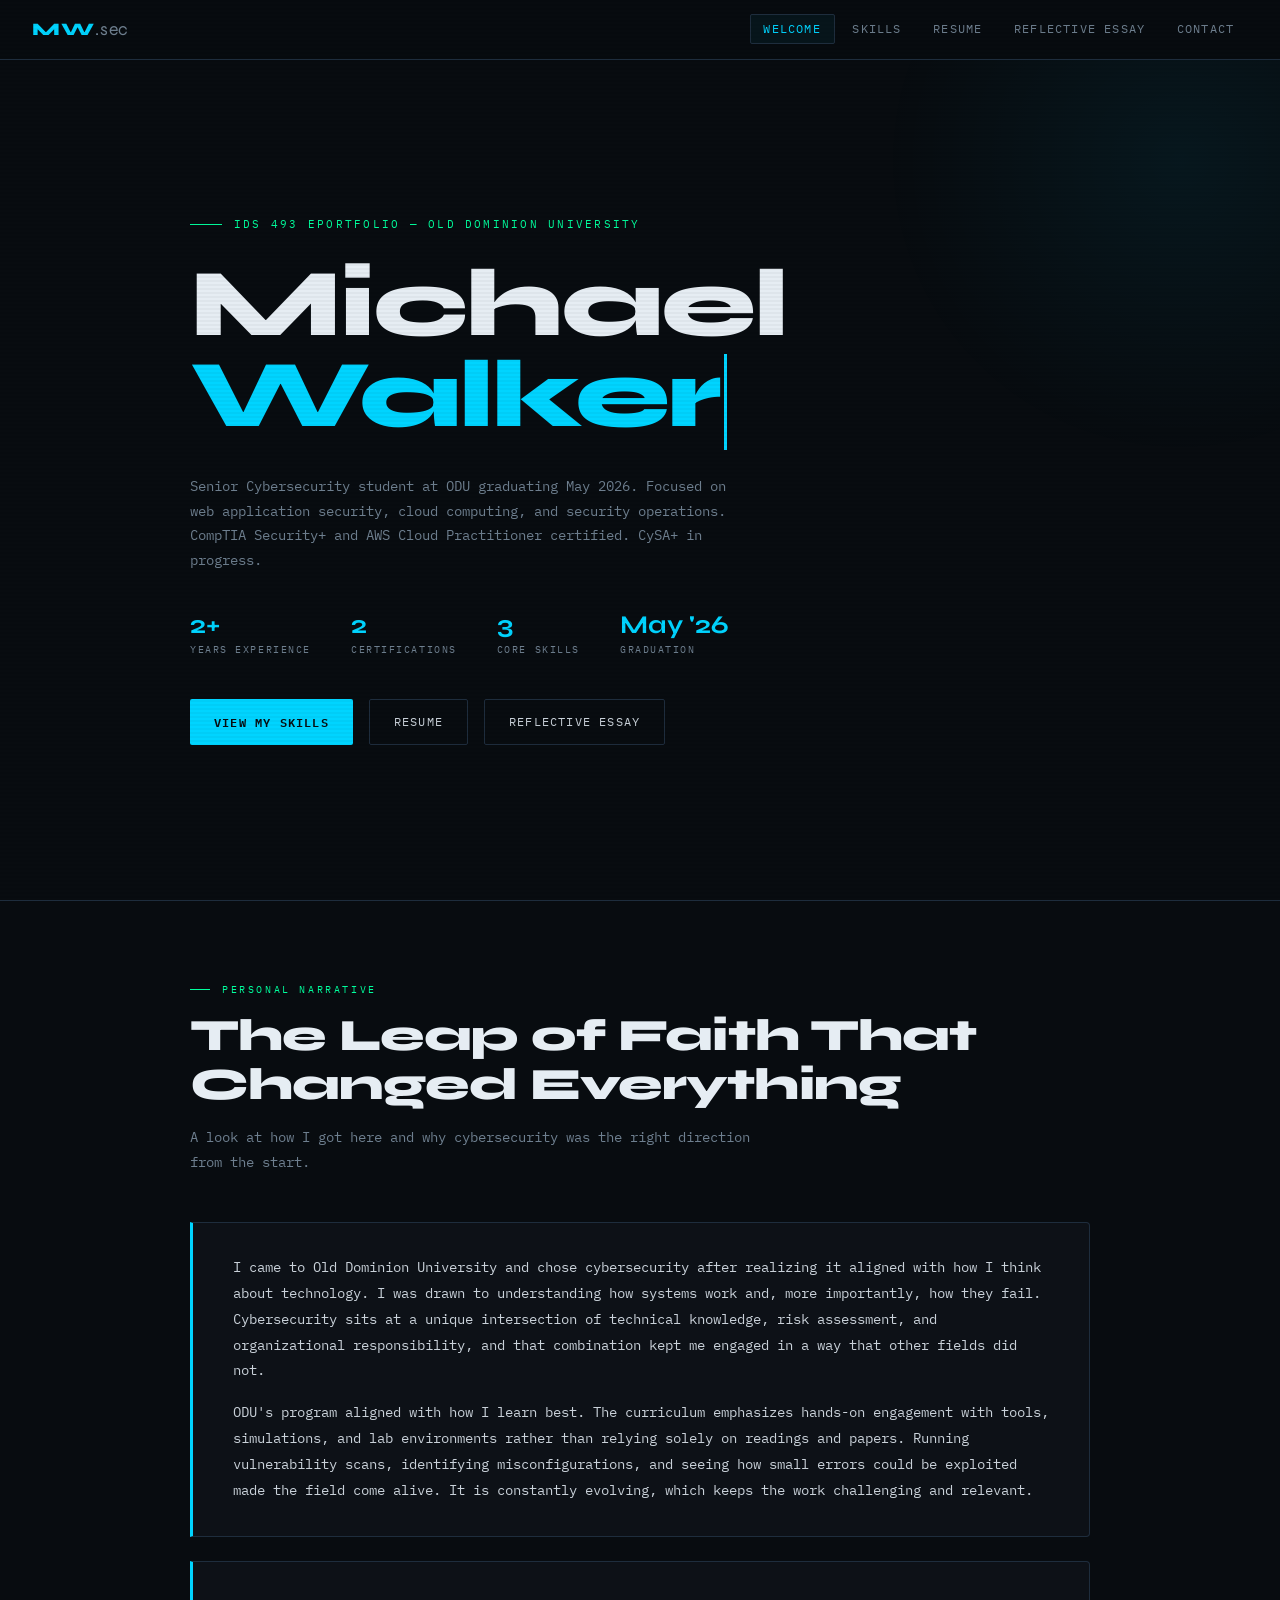
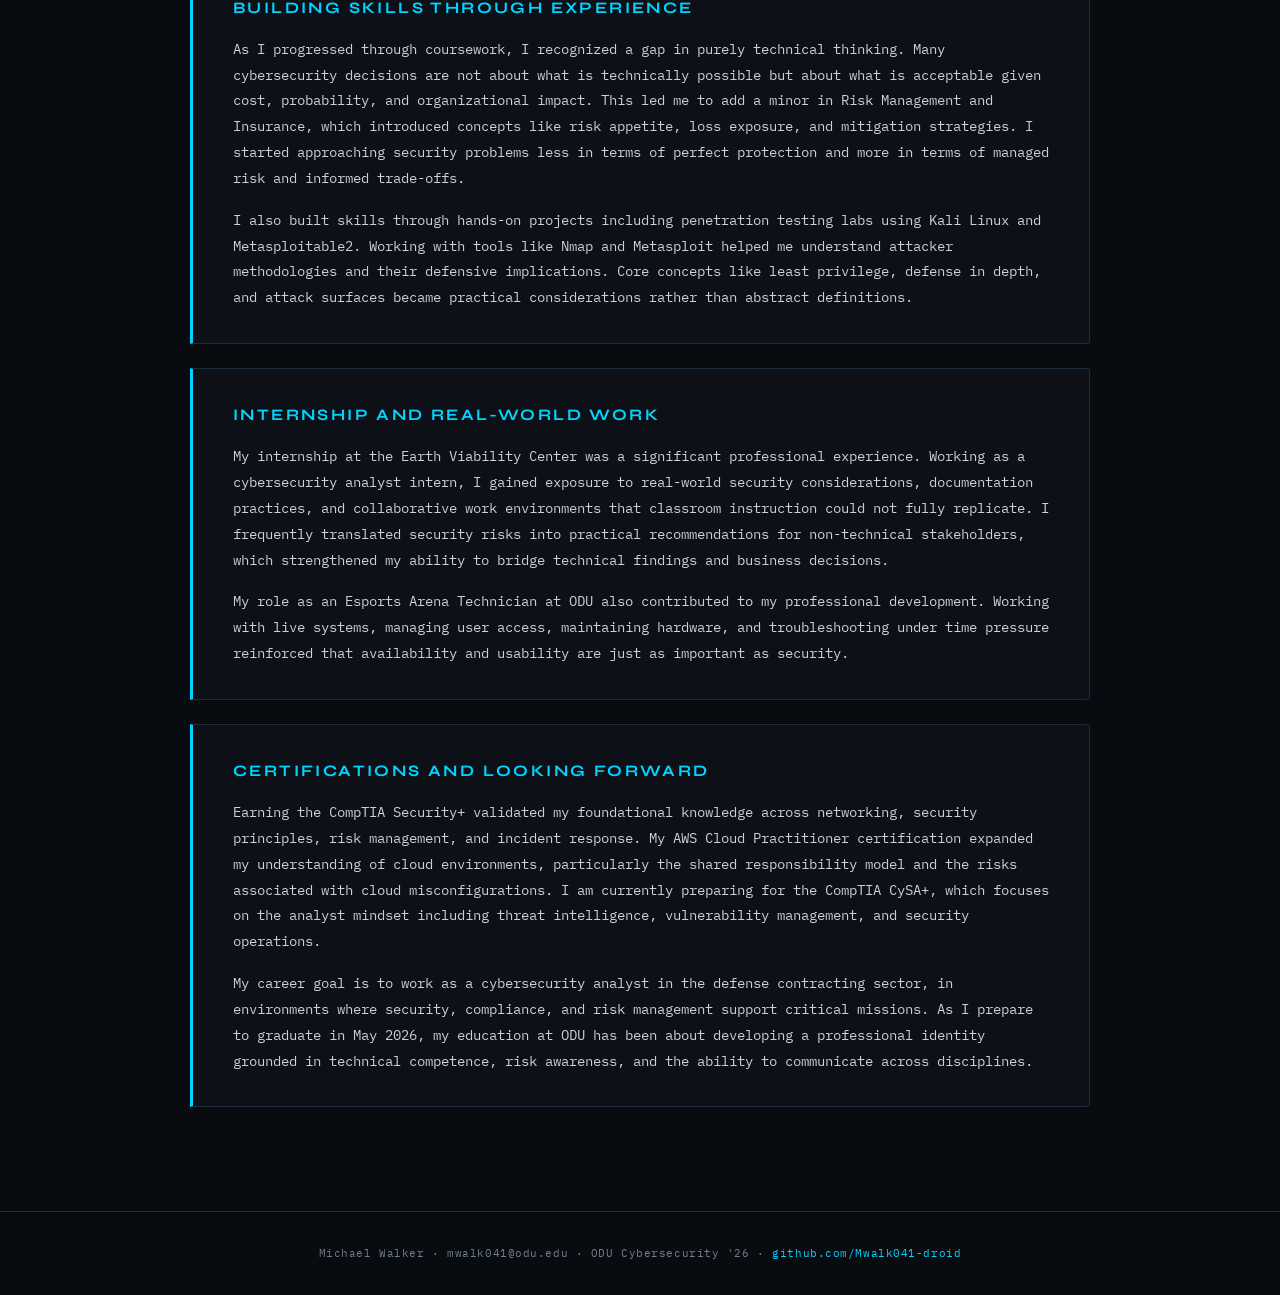
<file: index.html>
<!DOCTYPE html>
<html lang="en">
<head>
  <meta charset="UTF-8" />
  <meta name="viewport" content="width=device-width, initial-scale=1.0" />
  <title>Michael Walker | Cybersecurity Portfolio</title>
  <link rel="stylesheet" href="style.css" />
</head>
<body>

<nav>
  <a href="index.html" class="nav-logo">MW<span>.sec</span></a>
  <ul class="nav-links">
    <li><a href="index.html" class="active">Welcome</a></li>
    <li><a href="skills.html">Skills</a></li>
    <li><a href="resume.html">Resume</a></li>
    <li><a href="essay.html">Reflective Essay</a></li>
    <li><a href="mailto:mwalk041@odu.edu">Contact</a></li>
  </ul>
</nav>

<div class="page">
  <section class="hero">
    <div class="hero-inner">
      <div class="hero-tag fade-up">IDS 493 ePortfolio — Old Dominion University</div>
      <h1 class="fade-up-2">
        Michael<br>
        <span class="line2">Walker<span class="cursor"></span></span>
      </h1>
      <p class="hero-sub fade-up-3">
        Senior Cybersecurity student at ODU graduating May 2026.
        Focused on web application security, cloud computing, and security operations.
        CompTIA Security+ and AWS Cloud Practitioner certified. CySA+ in progress.
      </p>
      <div class="hero-stats fade-up-3">
        <div class="stat">
          <span class="stat-num">2+</span>
          <span class="stat-label">Years Experience</span>
        </div>
        <div class="stat">
          <span class="stat-num">2</span>
          <span class="stat-label">Certifications</span>
        </div>
        <div class="stat">
          <span class="stat-num">3</span>
          <span class="stat-label">Core Skills</span>
        </div>
        <div class="stat">
          <span class="stat-num">May '26</span>
          <span class="stat-label">Graduation</span>
        </div>
      </div>
      <div class="hero-cta fade-up-4">
        <a href="skills.html" class="btn btn-primary">View My Skills</a>
        <a href="resume.html" class="btn btn-outline">Resume</a>
        <a href="essay.html" class="btn btn-outline">Reflective Essay</a>
      </div>
    </div>
  </section>

  <section class="section" style="border-top: 1px solid var(--border);">
    <div class="section-inner">
      <div class="section-label">Personal Narrative</div>
      <h2 class="section-title">The Leap of Faith That<br>Changed Everything</h2>
      <p class="section-desc">
        A look at how I got here and why cybersecurity was the right direction from the start.
      </p>

      <div class="essay-block">
        <p>
          I came to Old Dominion University and chose cybersecurity after realizing it aligned with how I think about technology. I was drawn to understanding how systems work and, more importantly, how they fail. Cybersecurity sits at a unique intersection of technical knowledge, risk assessment, and organizational responsibility, and that combination kept me engaged in a way that other fields did not.
        </p>
        <p>
          ODU's program aligned with how I learn best. The curriculum emphasizes hands-on engagement with tools, simulations, and lab environments rather than relying solely on readings and papers. Running vulnerability scans, identifying misconfigurations, and seeing how small errors could be exploited made the field come alive. It is constantly evolving, which keeps the work challenging and relevant.
        </p>
      </div>

      <div class="essay-block">
        <h3>Building Skills Through Experience</h3>
        <p>
          As I progressed through coursework, I recognized a gap in purely technical thinking. Many cybersecurity decisions are not about what is technically possible but about what is acceptable given cost, probability, and organizational impact. This led me to add a minor in Risk Management and Insurance, which introduced concepts like risk appetite, loss exposure, and mitigation strategies. I started approaching security problems less in terms of perfect protection and more in terms of managed risk and informed trade-offs.
        </p>
        <p>
          I also built skills through hands-on projects including penetration testing labs using Kali Linux and Metasploitable2. Working with tools like Nmap and Metasploit helped me understand attacker methodologies and their defensive implications. Core concepts like least privilege, defense in depth, and attack surfaces became practical considerations rather than abstract definitions.
        </p>
      </div>

      <div class="essay-block">
        <h3>Internship and Real-World Work</h3>
        <p>
          My internship at the Earth Viability Center was a significant professional experience. Working as a cybersecurity analyst intern, I gained exposure to real-world security considerations, documentation practices, and collaborative work environments that classroom instruction could not fully replicate. I frequently translated security risks into practical recommendations for non-technical stakeholders, which strengthened my ability to bridge technical findings and business decisions.
        </p>
        <p>
          My role as an Esports Arena Technician at ODU also contributed to my professional development. Working with live systems, managing user access, maintaining hardware, and troubleshooting under time pressure reinforced that availability and usability are just as important as security.
        </p>
      </div>

      <div class="essay-block">
        <h3>Certifications and Looking Forward</h3>
        <p>
          Earning the CompTIA Security+ validated my foundational knowledge across networking, security principles, risk management, and incident response. My AWS Cloud Practitioner certification expanded my understanding of cloud environments, particularly the shared responsibility model and the risks associated with cloud misconfigurations. I am currently preparing for the CompTIA CySA+, which focuses on the analyst mindset including threat intelligence, vulnerability management, and security operations.
        </p>
        <p>
          My career goal is to work as a cybersecurity analyst in the defense contracting sector, in environments where security, compliance, and risk management support critical missions. As I prepare to graduate in May 2026, my education at ODU has been about developing a professional identity grounded in technical competence, risk awareness, and the ability to communicate across disciplines.
        </p>
      </div>

    </div>
  </section>

  <footer>
    <p>Michael Walker · mwalk041@odu.edu · ODU Cybersecurity '26 · <a href="https://github.com/Mwalk041-droid" target="_blank">github.com/Mwalk041-droid</a></p>
  </footer>
</div>

</body>
</html>
</file>
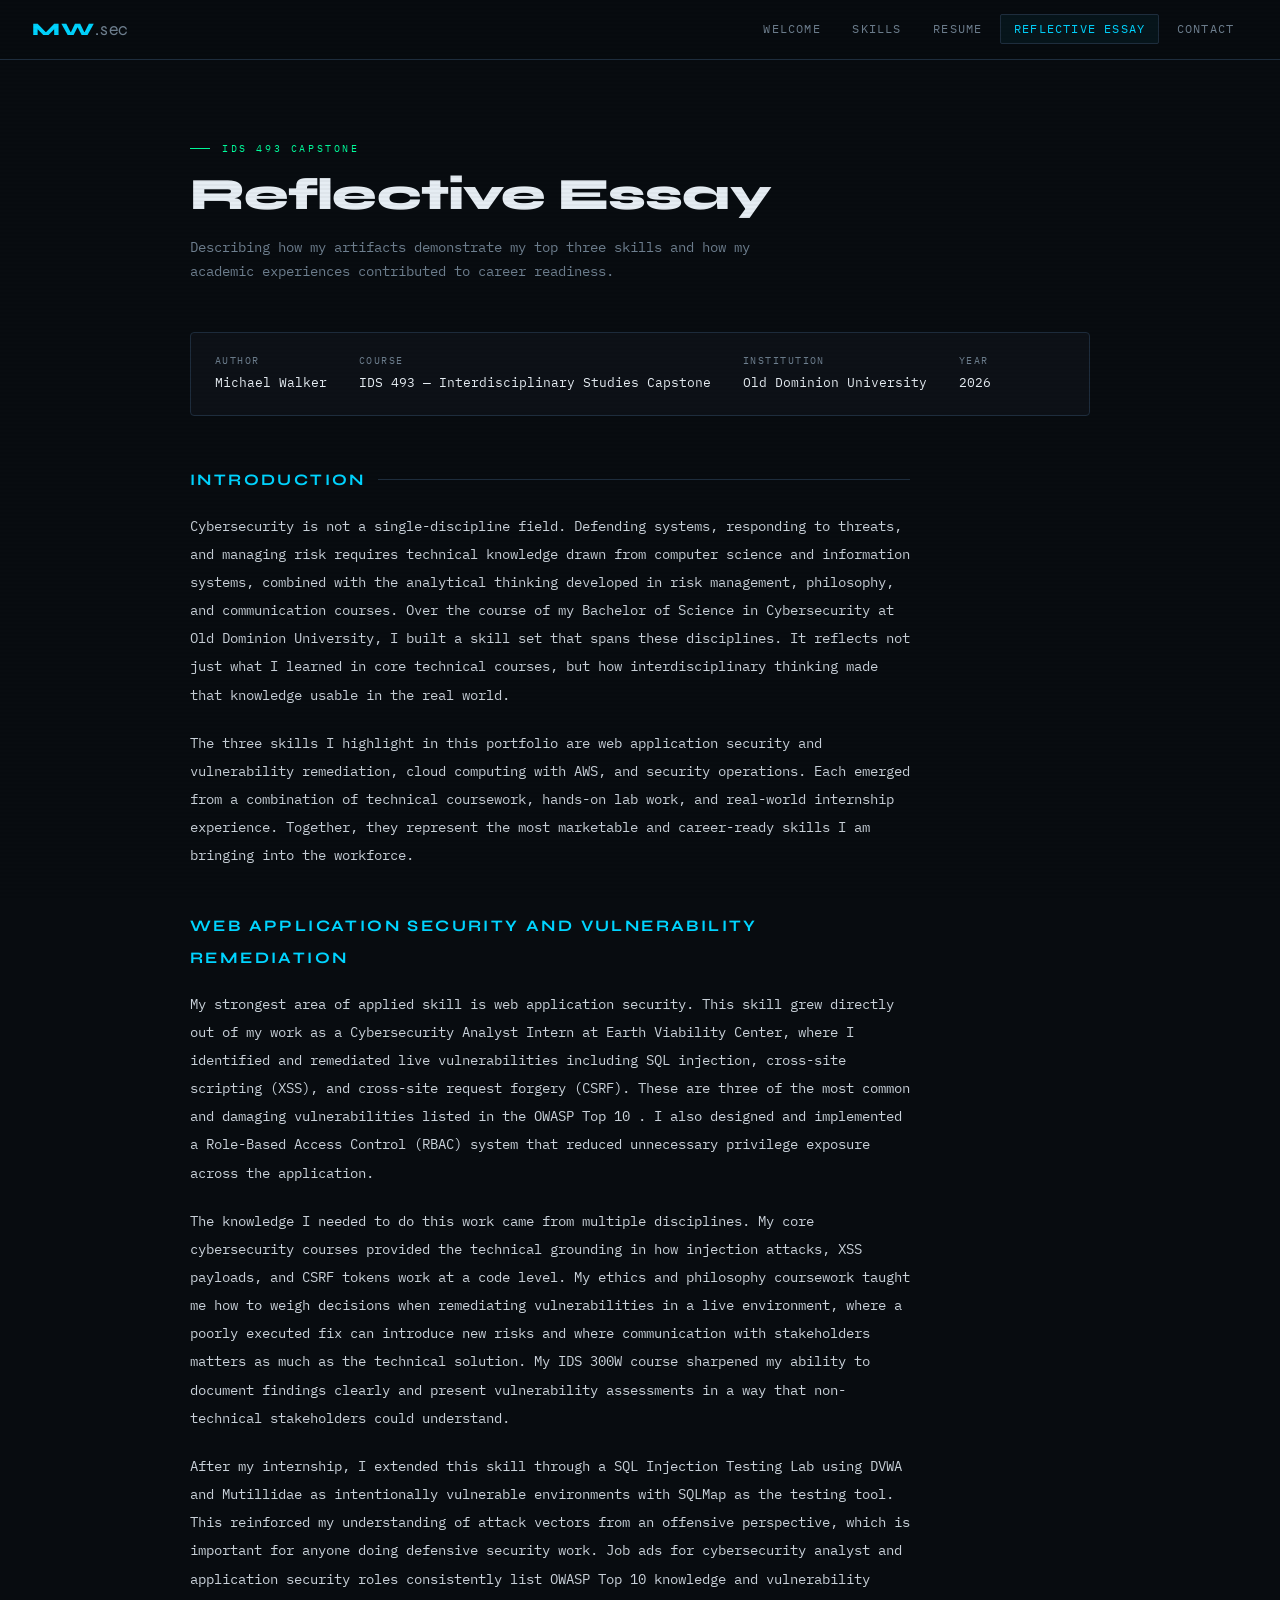
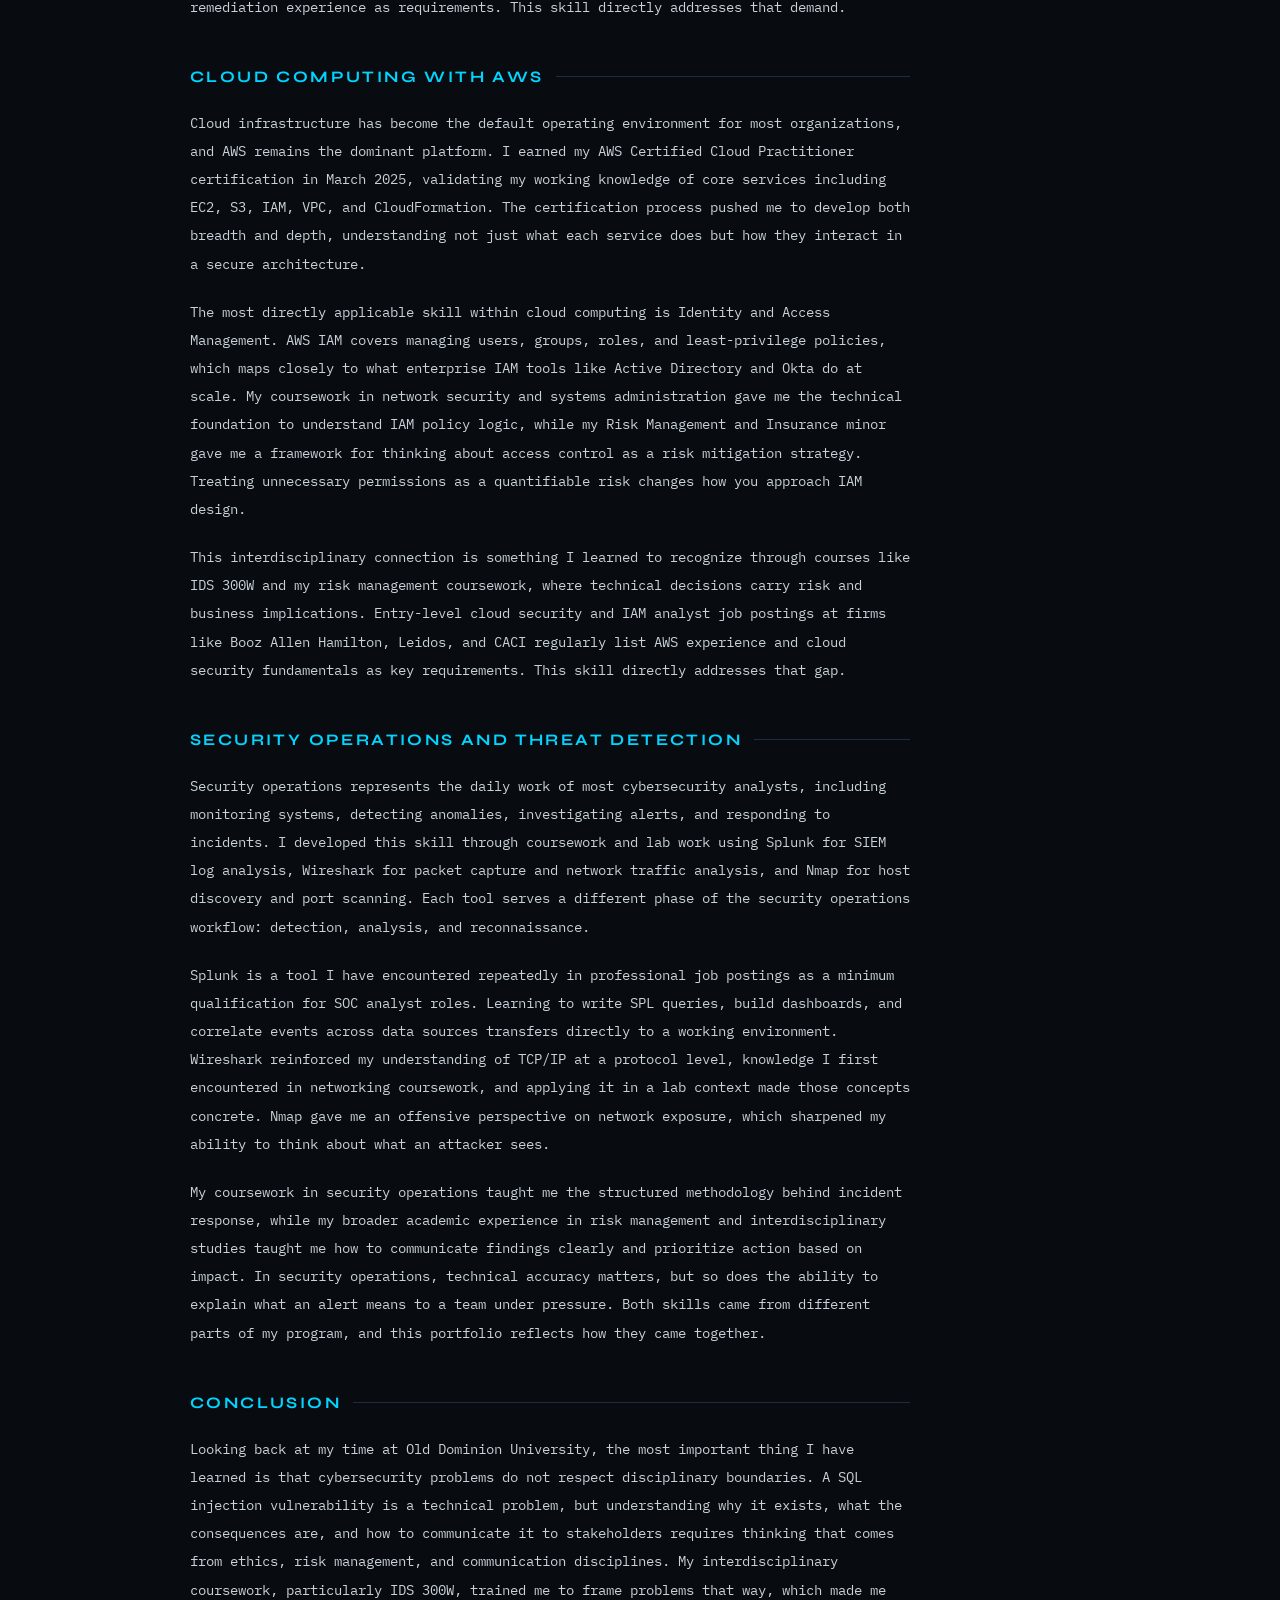
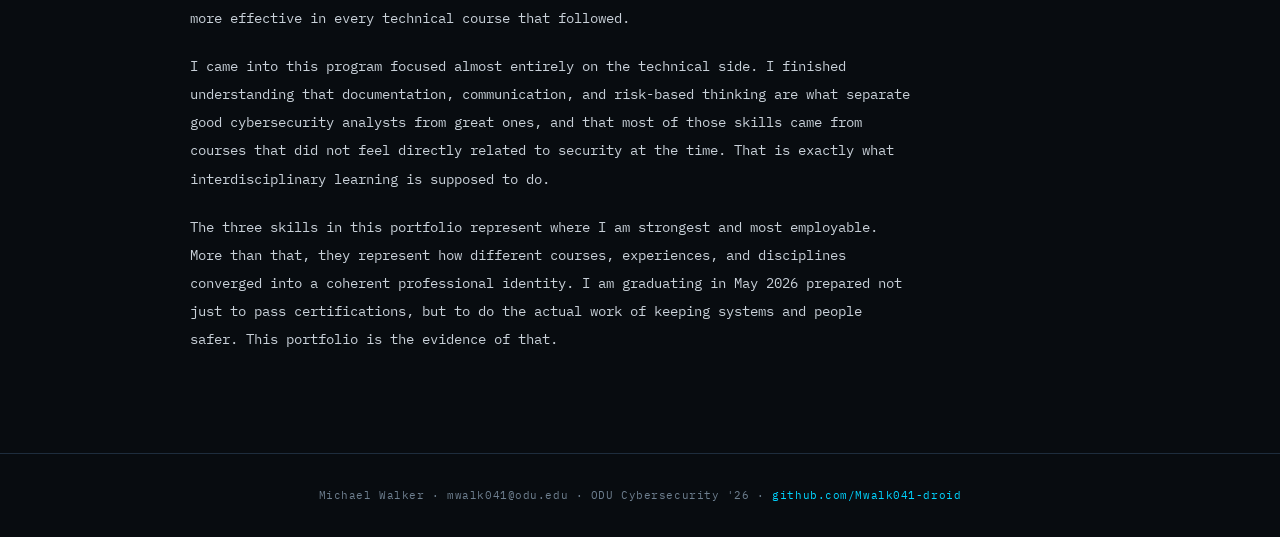
<file: essay.html>
<!DOCTYPE html>
<html lang="en">
<head>
  <meta charset="UTF-8" />
  <meta name="viewport" content="width=device-width, initial-scale=1.0" />
  <title>Reflective Essay | Michael Walker</title>
  <link rel="stylesheet" href="style.css" />
</head>
<body>

<nav>
  <a href="index.html" class="nav-logo">MW<span>.sec</span></a>
  <ul class="nav-links">
    <li><a href="index.html">Welcome</a></li>
    <li><a href="skills.html">Skills</a></li>
    <li><a href="resume.html">Resume</a></li>
    <li><a href="essay.html" class="active">Reflective Essay</a></li>
    <li><a href="mailto:mwalk041@odu.edu">Contact</a></li>
  </ul>
</nav>

<div class="page">
  <section class="section">
    <div class="section-inner">
      <div class="section-label fade-up">IDS 493 Capstone</div>
      <h1 class="section-title fade-up-2">Reflective Essay</h1>
      <p class="section-desc fade-up-3">
        Describing how my artifacts demonstrate my top three skills and how my academic experiences
        contributed to career readiness.
      </p>

      <div class="essay-meta">
        <div class="essay-meta-item">
          <span class="label">Author</span>
          <span class="value">Michael Walker</span>
        </div>
        <div class="essay-meta-item">
          <span class="label">Course</span>
          <span class="value">IDS 493 — Interdisciplinary Studies Capstone</span>
        </div>
        <div class="essay-meta-item">
          <span class="label">Institution</span>
          <span class="value">Old Dominion University</span>
        </div>
        <div class="essay-meta-item">
          <span class="label">Year</span>
          <span class="value">2026</span>
        </div>
      </div>

      <div class="essay-prose">

        <h3>Introduction</h3>
        <p>
          Cybersecurity is not a single-discipline field. Defending systems, responding to threats, and managing risk requires technical knowledge drawn from computer science and information systems, combined with the analytical thinking developed in risk management, philosophy, and communication courses. Over the course of my Bachelor of Science in Cybersecurity at Old Dominion University, I built a skill set that spans these disciplines. It reflects not just what I learned in core technical courses, but how interdisciplinary thinking made that knowledge usable in the real world.
        </p>
        <p>
          The three skills I highlight in this portfolio are web application security and vulnerability remediation, cloud computing with AWS, and security operations. Each emerged from a combination of technical coursework, hands-on lab work, and real-world internship experience. Together, they represent the most marketable and career-ready skills I am bringing into the workforce.
        </p>

        <h3>Web Application Security and Vulnerability Remediation</h3>
        <p>
          My strongest area of applied skill is web application security. This skill grew directly out of my work as a Cybersecurity Analyst Intern at Earth Viability Center, where I identified and remediated live vulnerabilities including SQL injection, cross-site scripting (XSS), and cross-site request forgery (CSRF). These are three of the most common and damaging vulnerabilities listed in the OWASP Top 10 . I also designed and implemented a Role-Based Access Control (RBAC) system that reduced unnecessary privilege exposure across the application.
        </p>
        <p>
          The knowledge I needed to do this work came from multiple disciplines. My core cybersecurity courses provided the technical grounding in how injection attacks, XSS payloads, and CSRF tokens work at a code level. My ethics and philosophy coursework taught me how to weigh decisions when remediating vulnerabilities in a live environment, where a poorly executed fix can introduce new risks and where communication with stakeholders matters as much as the technical solution. My IDS 300W course sharpened my ability to document findings clearly and present vulnerability assessments in a way that non-technical stakeholders could understand.
        </p>
        <p>
          After my internship, I extended this skill through a SQL Injection Testing Lab using DVWA and Mutillidae as intentionally vulnerable environments with SQLMap as the testing tool. This reinforced my understanding of attack vectors from an offensive perspective, which is important for anyone doing defensive security work. Job ads for cybersecurity analyst and application security roles consistently list OWASP Top 10 knowledge and vulnerability remediation experience as requirements. This skill directly addresses that demand.
        </p>

        <h3>Cloud Computing with AWS</h3>
        <p>
          Cloud infrastructure has become the default operating environment for most organizations, and AWS remains the dominant platform. I earned my AWS Certified Cloud Practitioner certification in March 2025, validating my working knowledge of core services including EC2, S3, IAM, VPC, and CloudFormation. The certification process pushed me to develop both breadth and depth, understanding not just what each service does but how they interact in a secure architecture.
        </p>
        <p>
          The most directly applicable skill within cloud computing is Identity and Access Management. AWS IAM covers managing users, groups, roles, and least-privilege policies, which maps closely to what enterprise IAM tools like Active Directory and Okta do at scale. My coursework in network security and systems administration gave me the technical foundation to understand IAM policy logic, while my Risk Management and Insurance minor gave me a framework for thinking about access control as a risk mitigation strategy. Treating unnecessary permissions as a quantifiable risk changes how you approach IAM design.
        </p>
        <p>
          This interdisciplinary connection is something I learned to recognize through courses like IDS 300W and my risk management coursework, where technical decisions carry risk and business implications. Entry-level cloud security and IAM analyst job postings at firms like Booz Allen Hamilton, Leidos, and CACI regularly list AWS experience and cloud security fundamentals as key requirements. This skill directly addresses that gap.
        </p>

        <h3>Security Operations and Threat Detection</h3>
        <p>
          Security operations represents the daily work of most cybersecurity analysts, including monitoring systems, detecting anomalies, investigating alerts, and responding to incidents. I developed this skill through coursework and lab work using Splunk for SIEM log analysis, Wireshark for packet capture and network traffic analysis, and Nmap for host discovery and port scanning. Each tool serves a different phase of the security operations workflow: detection, analysis, and reconnaissance.
        </p>
        <p>
          Splunk is a tool I have encountered repeatedly in professional job postings as a minimum qualification for SOC analyst roles. Learning to write SPL queries, build dashboards, and correlate events across data sources transfers directly to a working environment. Wireshark reinforced my understanding of TCP/IP at a protocol level, knowledge I first encountered in networking coursework, and applying it in a lab context made those concepts concrete. Nmap gave me an offensive perspective on network exposure, which sharpened my ability to think about what an attacker sees.
        </p>
        <p>
          My coursework in security operations taught me the structured methodology behind incident response, while my broader academic experience in risk management and interdisciplinary studies taught me how to communicate findings clearly and prioritize action based on impact. In security operations, technical accuracy matters, but so does the ability to explain what an alert means to a team under pressure. Both skills came from different parts of my program, and this portfolio reflects how they came together.
        </p>

        <h3>Conclusion</h3>
        <p>
          Looking back at my time at Old Dominion University, the most important thing I have learned is that cybersecurity problems do not respect disciplinary boundaries. A SQL injection vulnerability is a technical problem, but understanding why it exists, what the consequences are, and how to communicate it to stakeholders requires thinking that comes from ethics, risk management, and communication disciplines. My interdisciplinary coursework, particularly IDS 300W, trained me to frame problems that way, which made me more effective in every technical course that followed.
        </p>
        <p>
          I came into this program focused almost entirely on the technical side. I finished understanding that documentation, communication, and risk-based thinking are what separate good cybersecurity analysts from great ones, and that most of those skills came from courses that did not feel directly related to security at the time. That is exactly what interdisciplinary learning is supposed to do.
        </p>
        <p>
          The three skills in this portfolio represent where I am strongest and most employable. More than that, they represent how different courses, experiences, and disciplines converged into a coherent professional identity. I am graduating in May 2026 prepared not just to pass certifications, but to do the actual work of keeping systems and people safer. This portfolio is the evidence of that.
        </p>



      </div>
    </div>
  </section>

  <footer>
    <p>Michael Walker · mwalk041@odu.edu · ODU Cybersecurity '26 · <a href="https://github.com/Mwalk041-droid" target="_blank">github.com/Mwalk041-droid</a></p>
  </footer>
</div>

</body>
</html>
</file>
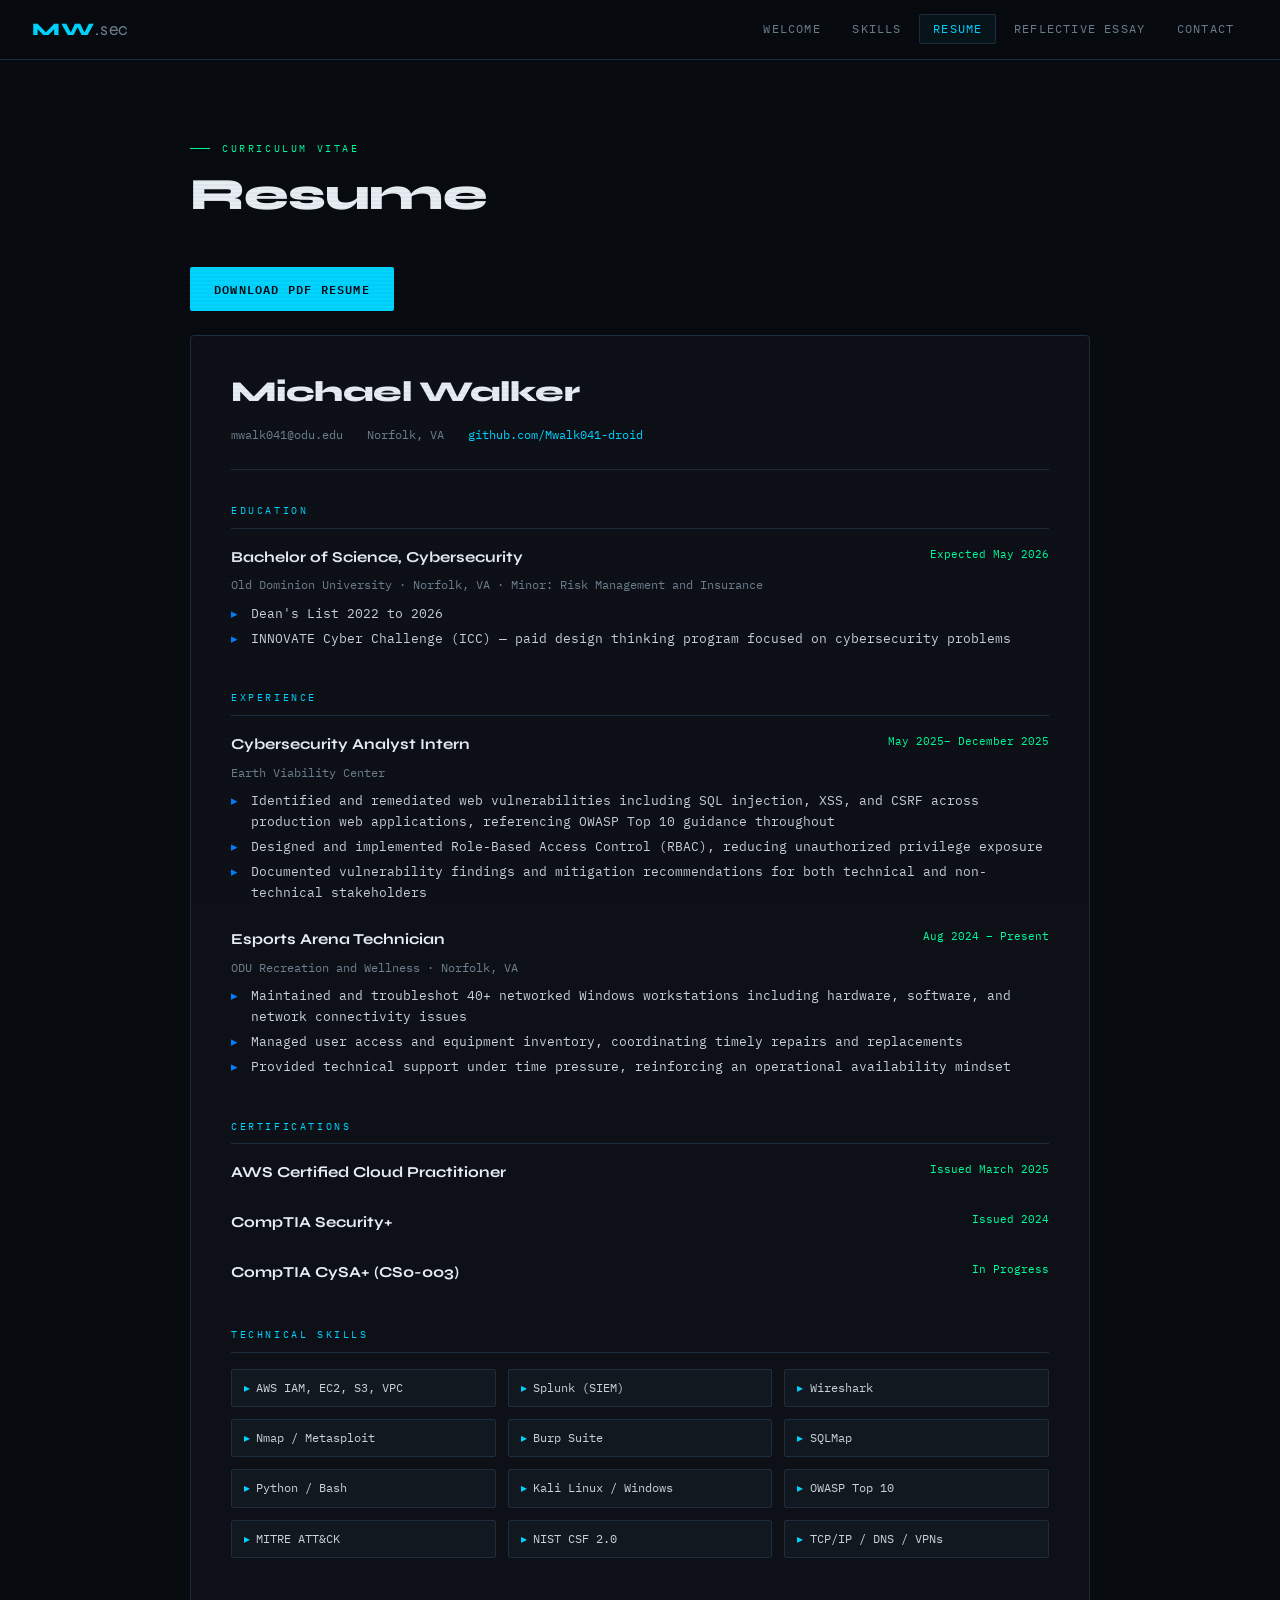
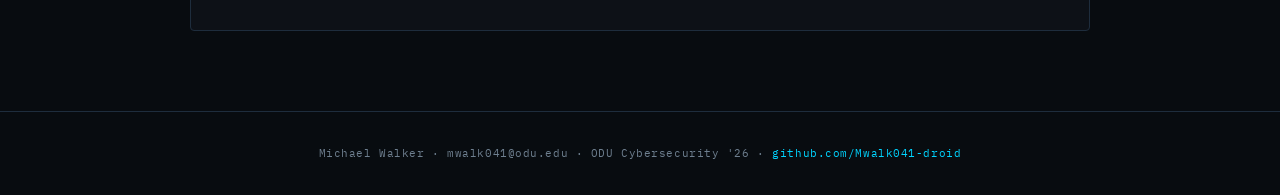
<file: resume.html>
<!DOCTYPE html>
<html lang="en">
<head>
  <meta charset="UTF-8" />
  <meta name="viewport" content="width=device-width, initial-scale=1.0" />
  <title>Resume | Michael Walker</title>
  <link rel="stylesheet" href="style.css" />
</head>
<body>

<nav>
  <a href="index.html" class="nav-logo">MW<span>.sec</span></a>
  <ul class="nav-links">
    <li><a href="index.html">Welcome</a></li>
    <li><a href="skills.html">Skills</a></li>
    <li><a href="resume.html" class="active">Resume</a></li>
    <li><a href="essay.html">Reflective Essay</a></li>
    <li><a href="mailto:mwalk041@odu.edu">Contact</a></li>
  </ul>
</nav>

<div class="page">
  <section class="section">
    <div class="section-inner">
      <div class="section-label fade-up">Curriculum Vitae</div>
      <h1 class="section-title fade-up-2">Resume</h1>
      <p class="section-desc fade-up-3">
        
      </p>

      <div style="margin-bottom: 1.5rem;">
        <a href="Michael_Walker_Resume.pdf" class="btn btn-primary" style="display:inline-flex;">
          Download PDF Resume
        </a>
      </div>

      <div class="card" style="padding: 2rem 2.5rem;">

        <div style="margin-bottom: 2rem; padding-bottom: 1.5rem; border-bottom: 1px solid var(--border);">
          <div style="font-family: 'Syne', sans-serif; font-weight: 800; font-size: 1.8rem; color: var(--text-bright); letter-spacing: -0.02em;">Michael Walker</div>
          <div style="font-size: 0.78rem; color: var(--text-dim); margin-top: 0.4rem; display: flex; gap: 1.5rem; flex-wrap: wrap;">
            <span>mwalk041@odu.edu</span>
            <span>Norfolk, VA</span>
            <a href="https://github.com/Mwalk041-droid" target="_blank" style="color: var(--accent); text-decoration: none;">github.com/Mwalk041-droid</a>
          </div>
        </div>

        <!-- Education -->
        <div class="resume-section">
          <div class="resume-section-title">Education</div>
          <div class="resume-entry">
            <div class="resume-entry-header">
              <span class="resume-entry-title">Bachelor of Science, Cybersecurity</span>
              <span class="resume-entry-date">Expected May 2026</span>
            </div>
            <div class="resume-entry-sub">Old Dominion University · Norfolk, VA · Minor: Risk Management and Insurance</div>
            <ul class="resume-bullets">
              <li>Dean's List 2022 to 2026</li>
              <li>INNOVATE Cyber Challenge (ICC) — paid design thinking program focused on cybersecurity problems</li>
            </ul>
          </div>
        </div>

        <!-- Experience -->
        <div class="resume-section">
          <div class="resume-section-title">Experience</div>

          <div class="resume-entry">
            <div class="resume-entry-header">
              <span class="resume-entry-title">Cybersecurity Analyst Intern</span>
              <span class="resume-entry-date">May 2025– December 2025</span>
            </div>
            <div class="resume-entry-sub">Earth Viability Center</div>
            <ul class="resume-bullets">
              <li>Identified and remediated web vulnerabilities including SQL injection, XSS, and CSRF across production web applications, referencing OWASP Top 10 guidance throughout</li>
              <li>Designed and implemented Role-Based Access Control (RBAC), reducing unauthorized privilege exposure</li>
              <li>Documented vulnerability findings and mitigation recommendations for both technical and non-technical stakeholders</li>
            </ul>
          </div>

          <div class="resume-entry">
            <div class="resume-entry-header">
              <span class="resume-entry-title">Esports Arena Technician</span>
              <span class="resume-entry-date">Aug 2024 – Present</span>
            </div>
            <div class="resume-entry-sub">ODU Recreation and Wellness · Norfolk, VA</div>
            <ul class="resume-bullets">
              <li>Maintained and troubleshot 40+ networked Windows workstations including hardware, software, and network connectivity issues</li>
              <li>Managed user access and equipment inventory, coordinating timely repairs and replacements</li>
              <li>Provided technical support under time pressure, reinforcing an operational availability mindset</li>
            </ul>
          </div>
        </div>

        <!-- Certifications -->
        <div class="resume-section">
          <div class="resume-section-title">Certifications</div>
          <div class="resume-entry">
            <div class="resume-entry-header">
              <span class="resume-entry-title">AWS Certified Cloud Practitioner</span>
              <span class="resume-entry-date">Issued March 2025</span>
            </div>
          </div>
          <div class="resume-entry">
            <div class="resume-entry-header">
              <span class="resume-entry-title">CompTIA Security+</span>
              <span class="resume-entry-date">Issued 2024</span>
            </div>
          </div>
          <div class="resume-entry">
            <div class="resume-entry-header">
              <span class="resume-entry-title">CompTIA CySA+ (CS0-003)</span>
              <span class="resume-entry-date">In Progress</span>
            </div>
          </div>
        </div>

        <!-- Skills -->
        <div class="resume-section">
          <div class="resume-section-title">Technical Skills</div>
          <div class="skills-grid">
            <div class="skill-pill"><span>▸</span>AWS IAM, EC2, S3, VPC</div>
            <div class="skill-pill"><span>▸</span>Splunk (SIEM)</div>
            <div class="skill-pill"><span>▸</span>Wireshark</div>
            <div class="skill-pill"><span>▸</span>Nmap / Metasploit</div>
            <div class="skill-pill"><span>▸</span>Burp Suite</div>
            <div class="skill-pill"><span>▸</span>SQLMap</div>
            <div class="skill-pill"><span>▸</span>Python / Bash</div>
            <div class="skill-pill"><span>▸</span>Kali Linux / Windows</div>
            <div class="skill-pill"><span>▸</span>OWASP Top 10</div>
            <div class="skill-pill"><span>▸</span>MITRE ATT&amp;CK</div>
            <div class="skill-pill"><span>▸</span>NIST CSF 2.0</div>
            <div class="skill-pill"><span>▸</span>TCP/IP / DNS / VPNs</div>
          </div>
        </div>

      </div>
    </div>
  </section>

  <footer>
    <p>Michael Walker · mwalk041@odu.edu · ODU Cybersecurity '26 · <a href="https://github.com/Mwalk041-droid" target="_blank">github.com/Mwalk041-droid</a></p>
  </footer>
</div>

</body>
</html>
</file>
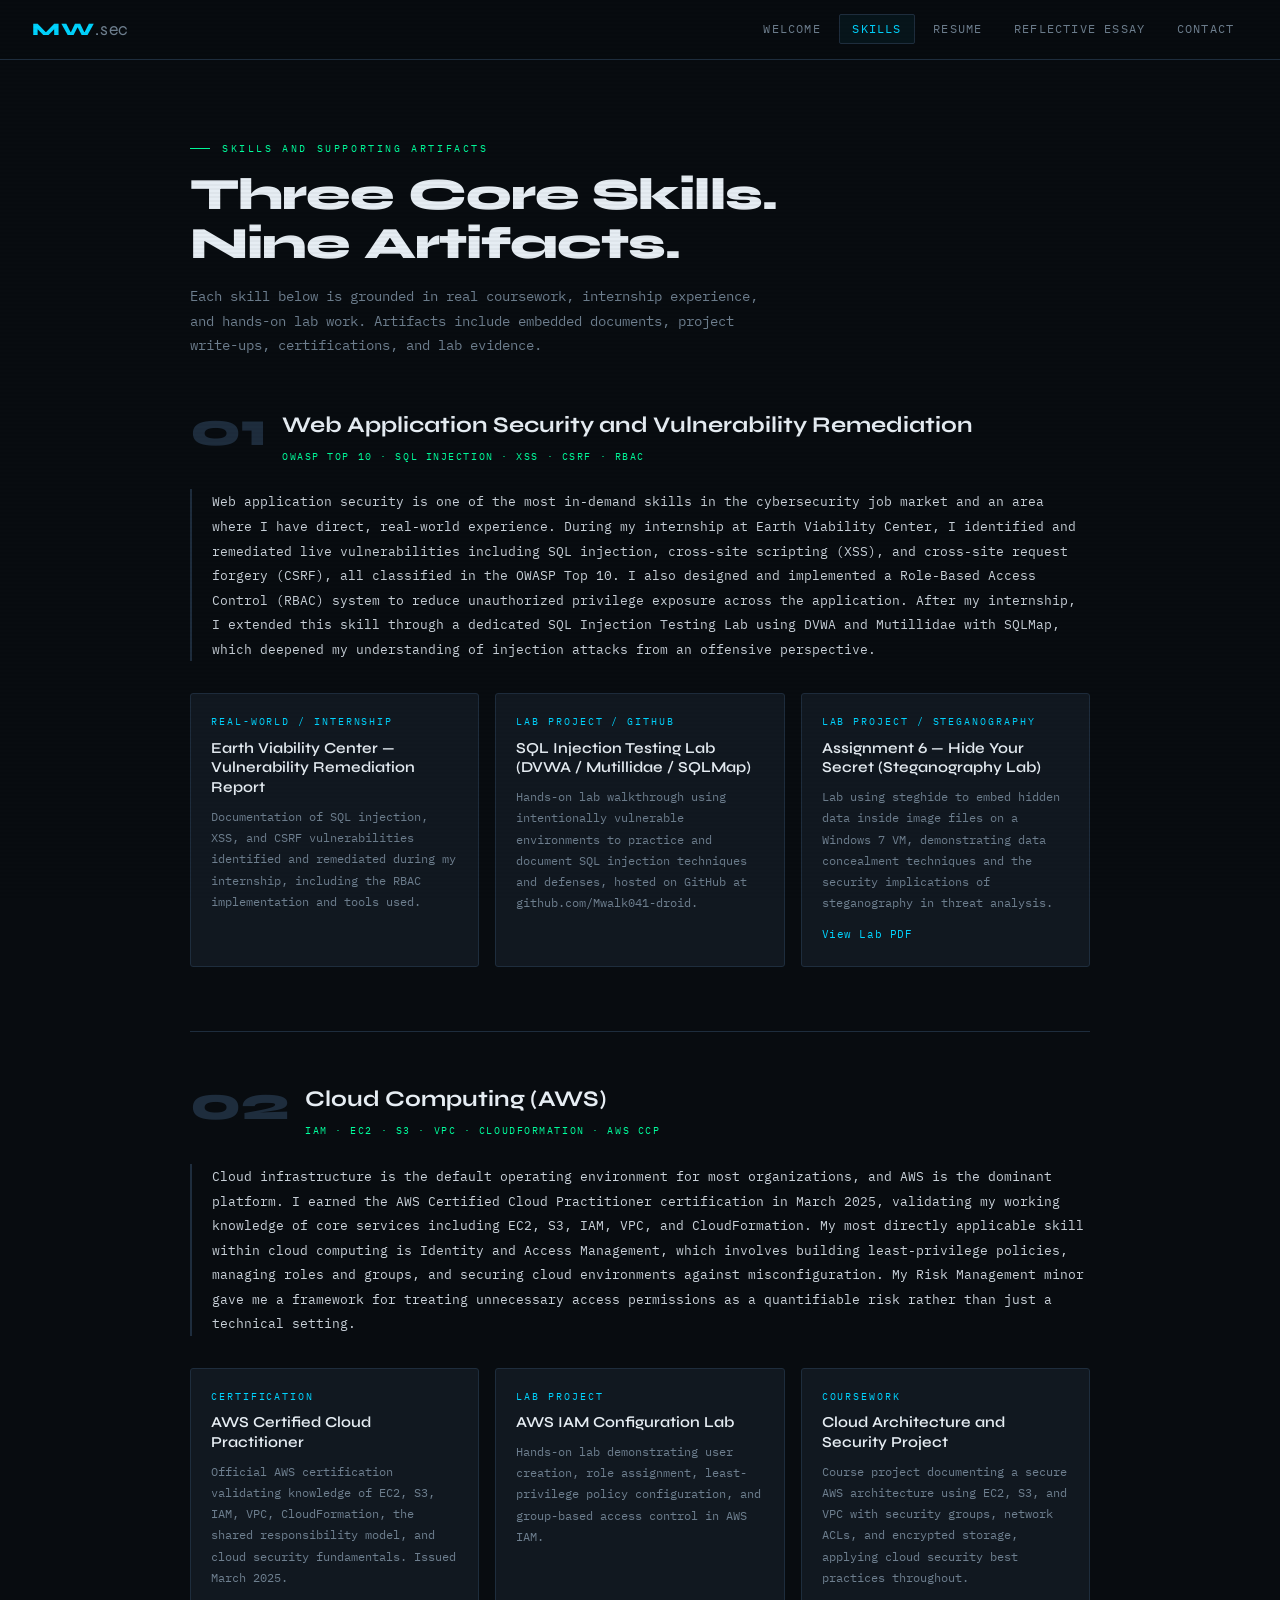
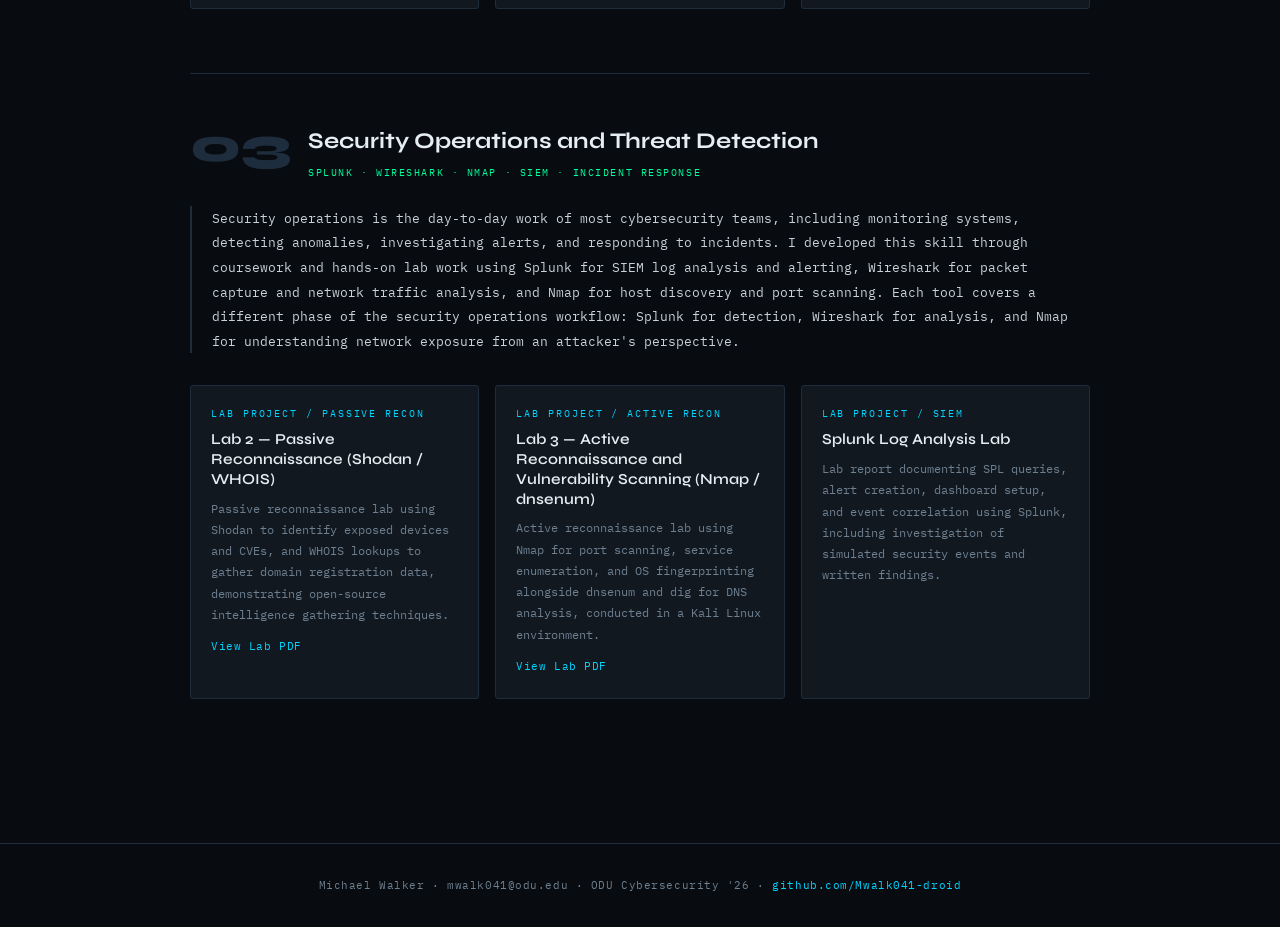
<file: skills.html>
<!DOCTYPE html>
<html lang="en">
<head>
  <meta charset="UTF-8" />
  <meta name="viewport" content="width=device-width, initial-scale=1.0" />
  <title>Skills & Artifacts | Michael Walker</title>
  <link rel="stylesheet" href="style.css" />
</head>
<body>

<nav>
  <a href="index.html" class="nav-logo">MW<span>.sec</span></a>
  <ul class="nav-links">
    <li><a href="index.html">Welcome</a></li>
    <li><a href="skills.html" class="active">Skills</a></li>
    <li><a href="resume.html">Resume</a></li>
    <li><a href="essay.html">Reflective Essay</a></li>
    <li><a href="mailto:mwalk041@odu.edu">Contact</a></li>
  </ul>
</nav>

<div class="page">
  <section class="section">
    <div class="section-inner">
      <div class="section-label fade-up">Skills and Supporting Artifacts</div>
      <h1 class="section-title fade-up-2">Three Core Skills.<br>Nine Artifacts.</h1>
      <p class="section-desc fade-up-3">
        Each skill below is grounded in real coursework, internship experience, and hands-on lab work.
        Artifacts include embedded documents, project write-ups, certifications, and lab evidence.
      </p>

      <!-- SKILL 1 -->
      <div class="skill-header">
        <div class="skill-num">01</div>
        <div class="skill-title-block">
          <h2>Web Application Security and Vulnerability Remediation</h2>
          <div class="skill-tag">OWASP Top 10 · SQL Injection · XSS · CSRF · RBAC</div>
        </div>
      </div>

      <p class="skill-desc">
        Web application security is one of the most in-demand skills in the cybersecurity job market
        and an area where I have direct, real-world experience. During my internship at Earth Viability Center,
        I identified and remediated live vulnerabilities including SQL injection, cross-site scripting (XSS),
        and cross-site request forgery (CSRF), all classified in the OWASP Top 10. I also designed and implemented
        a Role-Based Access Control (RBAC) system to reduce unauthorized privilege exposure across the application.
        After my internship, I extended this skill through a dedicated SQL Injection Testing Lab using DVWA and
        Mutillidae with SQLMap, which deepened my understanding of injection attacks from an offensive perspective.
      </p>

      <div class="artifacts-grid">
        <div class="artifact-card">
          <div class="artifact-type">Real-World / Internship</div>
          <h4>Earth Viability Center — Vulnerability Remediation Report</h4>
          <p>Documentation of SQL injection, XSS, and CSRF vulnerabilities identified and remediated during my internship, including the RBAC implementation and tools used.</p>
        </div>

        <div class="artifact-card">
          <div class="artifact-type">Lab Project / GitHub</div>
          <h4>SQL Injection Testing Lab (DVWA / Mutillidae / SQLMap)</h4>
          <p>Hands-on lab walkthrough using intentionally vulnerable environments to practice and document SQL injection techniques and defenses, hosted on GitHub at github.com/Mwalk041-droid.</p>
        </div>

        <div class="artifact-card">
          <div class="artifact-type">Lab Project / Steganography</div>
          <h4>Assignment 6 — Hide Your Secret (Steganography Lab)</h4>
          <p>Lab using steghide to embed hidden data inside image files on a Windows 7 VM, demonstrating data concealment techniques and the security implications of steganography in threat analysis.</p>
          <a href="Assignment_6_-_Hide_your_secret_.pdf" target="_blank" class="artifact-link" style="display:inline-flex;align-items:center;gap:0.4rem;margin-top:0.75rem;font-size:0.7rem;color:var(--accent);text-decoration:none;">View Lab PDF</a>
        </div>
      </div>

      <hr class="skill-sep">

      <!-- SKILL 2 -->
      <div class="skill-header">
        <div class="skill-num">02</div>
        <div class="skill-title-block">
          <h2>Cloud Computing (AWS)</h2>
          <div class="skill-tag">IAM · EC2 · S3 · VPC · CloudFormation · AWS CCP</div>
        </div>
      </div>

      <p class="skill-desc">
        Cloud infrastructure is the default operating environment for most organizations, and AWS
        is the dominant platform. I earned the AWS Certified Cloud Practitioner certification in
        March 2025, validating my working knowledge of core services including EC2, S3, IAM, VPC,
        and CloudFormation. My most directly applicable skill within cloud computing is Identity and
        Access Management, which involves building least-privilege policies, managing roles and groups,
        and securing cloud environments against misconfiguration. My Risk Management minor gave me a
        framework for treating unnecessary access permissions as a quantifiable risk rather than just a
        technical setting.
      </p>

      <div class="artifacts-grid">
        <div class="artifact-card">
          <div class="artifact-type">Certification</div>
          <h4>AWS Certified Cloud Practitioner</h4>
          <p>Official AWS certification validating knowledge of EC2, S3, IAM, VPC, CloudFormation, the shared responsibility model, and cloud security fundamentals. Issued March 2025.</p>
        </div>

        <div class="artifact-card">
          <div class="artifact-type">Lab Project</div>
          <h4>AWS IAM Configuration Lab</h4>
          <p>Hands-on lab demonstrating user creation, role assignment, least-privilege policy configuration, and group-based access control in AWS IAM.</p>
        </div>

        <div class="artifact-card">
          <div class="artifact-type">Coursework</div>
          <h4>Cloud Architecture and Security Project</h4>
          <p>Course project documenting a secure AWS architecture using EC2, S3, and VPC with security groups, network ACLs, and encrypted storage, applying cloud security best practices throughout.</p>
        </div>
      </div>

      <hr class="skill-sep">

      <!-- SKILL 3 -->
      <div class="skill-header">
        <div class="skill-num">03</div>
        <div class="skill-title-block">
          <h2>Security Operations and Threat Detection</h2>
          <div class="skill-tag">Splunk · Wireshark · Nmap · SIEM · Incident Response</div>
        </div>
      </div>

      <p class="skill-desc">
        Security operations is the day-to-day work of most cybersecurity teams, including monitoring systems,
        detecting anomalies, investigating alerts, and responding to incidents. I developed this skill
        through coursework and hands-on lab work using Splunk for SIEM log analysis and alerting,
        Wireshark for packet capture and network traffic analysis, and Nmap for host discovery and
        port scanning. Each tool covers a different phase of the security operations workflow: Splunk for
        detection, Wireshark for analysis, and Nmap for understanding network exposure from an attacker's
        perspective.
      </p>

      <div class="artifacts-grid">
        <div class="artifact-card">
          <div class="artifact-type">Lab Project / Passive Recon</div>
          <h4>Lab 2 — Passive Reconnaissance (Shodan / WHOIS)</h4>
          <p>Passive reconnaissance lab using Shodan to identify exposed devices and CVEs, and WHOIS lookups to gather domain registration data, demonstrating open-source intelligence gathering techniques.</p>
          <a href="Lab_2___Passive_Reconnaissance.pdf" target="_blank" class="artifact-link" style="display:inline-flex;align-items:center;gap:0.4rem;margin-top:0.75rem;font-size:0.7rem;color:var(--accent);text-decoration:none;">View Lab PDF</a>
        </div>

        <div class="artifact-card">
          <div class="artifact-type">Lab Project / Active Recon</div>
          <h4>Lab 3 — Active Reconnaissance and Vulnerability Scanning (Nmap / dnsenum)</h4>
          <p>Active reconnaissance lab using Nmap for port scanning, service enumeration, and OS fingerprinting alongside dnsenum and dig for DNS analysis, conducted in a Kali Linux environment.</p>
          <a href="Lab_3___Active_Reconnaissance_and_Vulnerability_Scanning.pdf" target="_blank" class="artifact-link" style="display:inline-flex;align-items:center;gap:0.4rem;margin-top:0.75rem;font-size:0.7rem;color:var(--accent);text-decoration:none;">View Lab PDF</a>
        </div>

        <div class="artifact-card">
          <div class="artifact-type">Lab Project / SIEM</div>
          <h4>Splunk Log Analysis Lab</h4>
          <p>Lab report documenting SPL queries, alert creation, dashboard setup, and event correlation using Splunk, including investigation of simulated security events and written findings.</p>
        </div>
      </div>

    </div>
  </section>

  <footer>
    <p>Michael Walker · mwalk041@odu.edu · ODU Cybersecurity '26 · <a href="https://github.com/Mwalk041-droid" target="_blank">github.com/Mwalk041-droid</a></p>
  </footer>
</div>

</body>
</html>
</file>
<file: style.css>
@import url('https://fonts.googleapis.com/css2?family=IBM+Plex+Mono:wght@300;400;500;600&family=Syne:wght@400;600;700;800&family=Syne+Mono&display=swap');

:root {
  --bg: #080c10;
  --bg2: #0d1117;
  --bg3: #111820;
  --border: #1e2d3d;
  --accent: #00d4ff;
  --accent2: #0080ff;
  --accent3: #00ff9d;
  --text: #c9d1d9;
  --text-dim: #6e7f8f;
  --text-bright: #e6edf3;
  --red: #ff4757;
  --yellow: #ffd32a;
}

*, *::before, *::after { box-sizing: border-box; margin: 0; padding: 0; }

html { scroll-behavior: smooth; }

body {
  background: var(--bg);
  color: var(--text);
  font-family: 'IBM Plex Mono', monospace;
  font-size: 14px;
  line-height: 1.7;
  min-height: 100vh;
}

/* Scanline overlay */
body::before {
  content: '';
  position: fixed;
  top: 0; left: 0;
  width: 100%; height: 100%;
  background: repeating-linear-gradient(
    0deg,
    transparent,
    transparent 2px,
    rgba(0,0,0,0.03) 2px,
    rgba(0,0,0,0.03) 4px
  );
  pointer-events: none;
  z-index: 9999;
}

/* ─── NAV ─── */
nav {
  position: fixed;
  top: 0; left: 0; right: 0;
  z-index: 100;
  background: rgba(8, 12, 16, 0.92);
  backdrop-filter: blur(12px);
  border-bottom: 1px solid var(--border);
  padding: 0 2rem;
  height: 60px;
  display: flex;
  align-items: center;
  justify-content: space-between;
}

.nav-logo {
  font-family: 'Syne', sans-serif;
  font-weight: 800;
  font-size: 1.1rem;
  color: var(--accent);
  text-decoration: none;
  letter-spacing: 0.05em;
}

.nav-logo span { color: var(--text-dim); font-weight: 400; }

.nav-links {
  display: flex;
  gap: 0.25rem;
  list-style: none;
}

.nav-links a {
  color: var(--text-dim);
  text-decoration: none;
  font-size: 0.75rem;
  letter-spacing: 0.1em;
  text-transform: uppercase;
  padding: 0.4rem 0.8rem;
  border: 1px solid transparent;
  border-radius: 2px;
  transition: all 0.2s;
}

.nav-links a:hover,
.nav-links a.active {
  color: var(--accent);
  border-color: var(--border);
  background: rgba(0, 212, 255, 0.05);
}

/* ─── PAGE WRAPPER ─── */
.page {
  padding-top: 60px;
  min-height: 100vh;
}

/* ─── HERO ─── */
.hero {
  min-height: calc(100vh - 60px);
  display: flex;
  align-items: center;
  padding: 4rem 2rem;
  position: relative;
  overflow: hidden;
}

.hero::after {
  content: '';
  position: absolute;
  top: -200px; right: -200px;
  width: 600px; height: 600px;
  background: radial-gradient(circle, rgba(0,212,255,0.06) 0%, transparent 70%);
  pointer-events: none;
}

.hero-inner {
  max-width: 900px;
  margin: 0 auto;
  width: 100%;
}

.hero-tag {
  font-size: 0.7rem;
  letter-spacing: 0.2em;
  text-transform: uppercase;
  color: var(--accent3);
  margin-bottom: 1.5rem;
  display: flex;
  align-items: center;
  gap: 0.75rem;
}

.hero-tag::before {
  content: '';
  display: block;
  width: 32px; height: 1px;
  background: var(--accent3);
}

.hero h1 {
  font-family: 'Syne', sans-serif;
  font-weight: 800;
  font-size: clamp(3rem, 8vw, 6rem);
  line-height: 0.95;
  letter-spacing: -0.02em;
  color: var(--text-bright);
  margin-bottom: 1.5rem;
}

.hero h1 .line2 {
  color: var(--accent);
  display: block;
}

.hero-sub {
  font-size: 0.85rem;
  color: var(--text-dim);
  max-width: 560px;
  line-height: 1.8;
  margin-bottom: 2.5rem;
}

.hero-stats {
  display: flex;
  gap: 2.5rem;
  margin-bottom: 2.5rem;
  flex-wrap: wrap;
}

.stat {
  display: flex;
  flex-direction: column;
  gap: 0.2rem;
}

.stat-num {
  font-family: 'Syne', sans-serif;
  font-weight: 700;
  font-size: 1.6rem;
  color: var(--accent);
  line-height: 1;
}

.stat-label {
  font-size: 0.65rem;
  text-transform: uppercase;
  letter-spacing: 0.15em;
  color: var(--text-dim);
}

.hero-cta {
  display: flex;
  gap: 1rem;
  flex-wrap: wrap;
}

.btn {
  display: inline-flex;
  align-items: center;
  gap: 0.5rem;
  padding: 0.75rem 1.5rem;
  font-family: 'IBM Plex Mono', monospace;
  font-size: 0.75rem;
  letter-spacing: 0.1em;
  text-transform: uppercase;
  text-decoration: none;
  border-radius: 2px;
  transition: all 0.2s;
  cursor: pointer;
  border: none;
}

.btn-primary {
  background: var(--accent);
  color: var(--bg);
  font-weight: 600;
}

.btn-primary:hover {
  background: #fff;
  box-shadow: 0 0 24px rgba(0,212,255,0.4);
}

.btn-outline {
  background: transparent;
  color: var(--text);
  border: 1px solid var(--border);
}

.btn-outline:hover {
  border-color: var(--accent);
  color: var(--accent);
  background: rgba(0,212,255,0.05);
}

/* ─── SECTION ─── */
.section {
  padding: 5rem 2rem;
}

.section-inner {
  max-width: 900px;
  margin: 0 auto;
}

.section-label {
  font-size: 0.65rem;
  letter-spacing: 0.25em;
  text-transform: uppercase;
  color: var(--accent3);
  margin-bottom: 0.75rem;
  display: flex;
  align-items: center;
  gap: 0.75rem;
}

.section-label::before {
  content: '';
  display: block;
  width: 20px; height: 1px;
  background: var(--accent3);
}

.section-title {
  font-family: 'Syne', sans-serif;
  font-weight: 800;
  font-size: clamp(1.8rem, 4vw, 2.8rem);
  color: var(--text-bright);
  margin-bottom: 1rem;
  line-height: 1.1;
  letter-spacing: -0.02em;
}

.section-desc {
  color: var(--text-dim);
  max-width: 580px;
  line-height: 1.8;
  margin-bottom: 3rem;
  font-size: 0.85rem;
}

/* ─── CARDS ─── */
.card {
  background: var(--bg2);
  border: 1px solid var(--border);
  border-radius: 4px;
  padding: 1.5rem;
  transition: border-color 0.2s, box-shadow 0.2s;
}

.card:hover {
  border-color: rgba(0,212,255,0.3);
  box-shadow: 0 0 24px rgba(0,212,255,0.05);
}

/* ─── NARRATIVE ESSAY ─── */
.essay-block {
  background: var(--bg2);
  border: 1px solid var(--border);
  border-left: 3px solid var(--accent);
  border-radius: 0 4px 4px 0;
  padding: 2rem 2.5rem;
  margin-bottom: 1.5rem;
}

.essay-block h3 {
  font-family: 'Syne', sans-serif;
  font-weight: 700;
  font-size: 1rem;
  color: var(--accent);
  text-transform: uppercase;
  letter-spacing: 0.15em;
  margin-bottom: 1rem;
}

.essay-block p {
  font-size: 0.85rem;
  line-height: 1.9;
  color: var(--text);
  margin-bottom: 1rem;
}

.essay-block p:last-child { margin-bottom: 0; }

/* ─── SKILLS PAGE ─── */
.skill-header {
  display: flex;
  align-items: flex-start;
  gap: 1rem;
  margin-bottom: 1.5rem;
}

.skill-num {
  font-family: 'Syne', sans-serif;
  font-weight: 800;
  font-size: 3rem;
  color: var(--border);
  line-height: 1;
  min-width: 3rem;
}

.skill-title-block h2 {
  font-family: 'Syne', sans-serif;
  font-weight: 700;
  font-size: 1.4rem;
  color: var(--text-bright);
  margin-bottom: 0.25rem;
}

.skill-title-block .skill-tag {
  font-size: 0.65rem;
  letter-spacing: 0.15em;
  text-transform: uppercase;
  color: var(--accent3);
}

.skill-desc {
  font-size: 0.83rem;
  line-height: 1.85;
  color: var(--text);
  margin-bottom: 2rem;
  border-left: 2px solid var(--border);
  padding-left: 1.25rem;
}

.artifacts-grid {
  display: grid;
  gap: 1rem;
  grid-template-columns: repeat(auto-fill, minmax(260px, 1fr));
  margin-bottom: 4rem;
}

.artifact-card {
  background: var(--bg3);
  border: 1px solid var(--border);
  border-radius: 3px;
  padding: 1.25rem;
  position: relative;
  overflow: hidden;
  transition: all 0.2s;
}

.artifact-card::before {
  content: '';
  position: absolute;
  top: 0; left: 0; right: 0;
  height: 2px;
  background: linear-gradient(90deg, var(--accent2), var(--accent));
  opacity: 0;
  transition: opacity 0.2s;
}

.artifact-card:hover::before { opacity: 1; }
.artifact-card:hover { border-color: rgba(0,212,255,0.25); }

.artifact-type {
  font-size: 0.6rem;
  letter-spacing: 0.2em;
  text-transform: uppercase;
  color: var(--accent);
  margin-bottom: 0.5rem;
}

.artifact-card h4 {
  font-family: 'Syne', sans-serif;
  font-weight: 600;
  font-size: 0.95rem;
  color: var(--text-bright);
  margin-bottom: 0.5rem;
  line-height: 1.3;
}

.artifact-card p {
  font-size: 0.78rem;
  color: var(--text-dim);
  line-height: 1.7;
}

.artifact-card .artifact-link {
  display: inline-flex;
  align-items: center;
  gap: 0.4rem;
  margin-top: 0.75rem;
  font-size: 0.7rem;
  color: var(--accent);
  text-decoration: none;
  letter-spacing: 0.05em;
  transition: gap 0.2s;
}

.artifact-card .artifact-link:hover { gap: 0.6rem; }

/* ─── SKILL SEPARATOR ─── */
.skill-sep {
  border: none;
  border-top: 1px solid var(--border);
  margin: 3rem 0;
}

/* ─── RESUME PAGE ─── */
.resume-section { margin-bottom: 2.5rem; }

.resume-section-title {
  font-size: 0.65rem;
  letter-spacing: 0.25em;
  text-transform: uppercase;
  color: var(--accent);
  margin-bottom: 1rem;
  padding-bottom: 0.5rem;
  border-bottom: 1px solid var(--border);
}

.resume-entry { margin-bottom: 1.5rem; }

.resume-entry-header {
  display: flex;
  justify-content: space-between;
  align-items: flex-start;
  margin-bottom: 0.25rem;
  flex-wrap: wrap;
  gap: 0.25rem;
}

.resume-entry-title {
  font-family: 'Syne', sans-serif;
  font-weight: 700;
  color: var(--text-bright);
  font-size: 0.95rem;
}

.resume-entry-date {
  font-size: 0.7rem;
  color: var(--accent3);
  white-space: nowrap;
}

.resume-entry-sub {
  font-size: 0.78rem;
  color: var(--text-dim);
  margin-bottom: 0.5rem;
}

.resume-bullets {
  list-style: none;
  display: flex;
  flex-direction: column;
  gap: 0.3rem;
}

.resume-bullets li {
  font-size: 0.8rem;
  color: var(--text);
  padding-left: 1.25rem;
  position: relative;
  line-height: 1.6;
}

.resume-bullets li::before {
  content: '▸';
  position: absolute;
  left: 0;
  color: var(--accent2);
}

.skills-grid {
  display: grid;
  grid-template-columns: repeat(auto-fill, minmax(200px, 1fr));
  gap: 0.75rem;
}

.skill-pill {
  background: var(--bg3);
  border: 1px solid var(--border);
  border-radius: 2px;
  padding: 0.5rem 0.75rem;
  font-size: 0.75rem;
  color: var(--text);
}

.skill-pill span {
  color: var(--accent);
  margin-right: 0.4rem;
}

/* ─── ESSAY PAGE ─── */
.essay-prose {
  font-size: 0.88rem;
  line-height: 2;
  color: var(--text);
  max-width: 720px;
}

.essay-prose h3 {
  font-family: 'Syne', sans-serif;
  font-weight: 700;
  font-size: 1rem;
  color: var(--accent);
  text-transform: uppercase;
  letter-spacing: 0.15em;
  margin: 2.5rem 0 1rem;
  display: flex;
  align-items: center;
  gap: 0.75rem;
}

.essay-prose h3::after {
  content: '';
  flex: 1;
  height: 1px;
  background: var(--border);
}

.essay-prose p { margin-bottom: 1.25rem; }

.essay-meta {
  background: var(--bg2);
  border: 1px solid var(--border);
  border-radius: 4px;
  padding: 1.25rem 1.5rem;
  margin-bottom: 3rem;
  display: flex;
  gap: 2rem;
  flex-wrap: wrap;
}

.essay-meta-item { display: flex; flex-direction: column; gap: 0.2rem; }
.essay-meta-item .label { font-size: 0.6rem; text-transform: uppercase; letter-spacing: 0.15em; color: var(--text-dim); }
.essay-meta-item .value { font-size: 0.82rem; color: var(--text-bright); }

.essay-refs {
  margin-top: 3rem;
  padding-top: 1.5rem;
  border-top: 1px solid var(--border);
}
.essay-refs h3 { font-size: 0.75rem; letter-spacing: 0.2em; text-transform: uppercase; color: var(--text-dim); margin-bottom: 0.75rem; }
.essay-refs p { font-size: 0.78rem; color: var(--text-dim); }

/* ─── FOOTER ─── */
footer {
  border-top: 1px solid var(--border);
  padding: 2rem;
  text-align: center;
  font-size: 0.7rem;
  color: var(--text-dim);
  letter-spacing: 0.05em;
}

footer a { color: var(--accent); text-decoration: none; }

/* ─── ANIMATIONS ─── */
@keyframes fadeUp {
  from { opacity: 0; transform: translateY(20px); }
  to   { opacity: 1; transform: translateY(0); }
}

@keyframes blink {
  0%, 100% { opacity: 1; }
  50% { opacity: 0; }
}

.cursor {
  display: inline-block;
  width: 3px;
  height: 1em;
  background: var(--accent);
  margin-left: 4px;
  vertical-align: middle;
  animation: blink 1s step-end infinite;
}

.fade-up { animation: fadeUp 0.6s ease both; }
.fade-up-2 { animation: fadeUp 0.6s ease 0.15s both; }
.fade-up-3 { animation: fadeUp 0.6s ease 0.3s both; }
.fade-up-4 { animation: fadeUp 0.6s ease 0.45s both; }

/* ─── RESPONSIVE ─── */
@media (max-width: 640px) {
  .nav-links { display: none; }
  .hero-stats { gap: 1.5rem; }
  .artifact-card { grid-column: span 1; }
}
</file>
